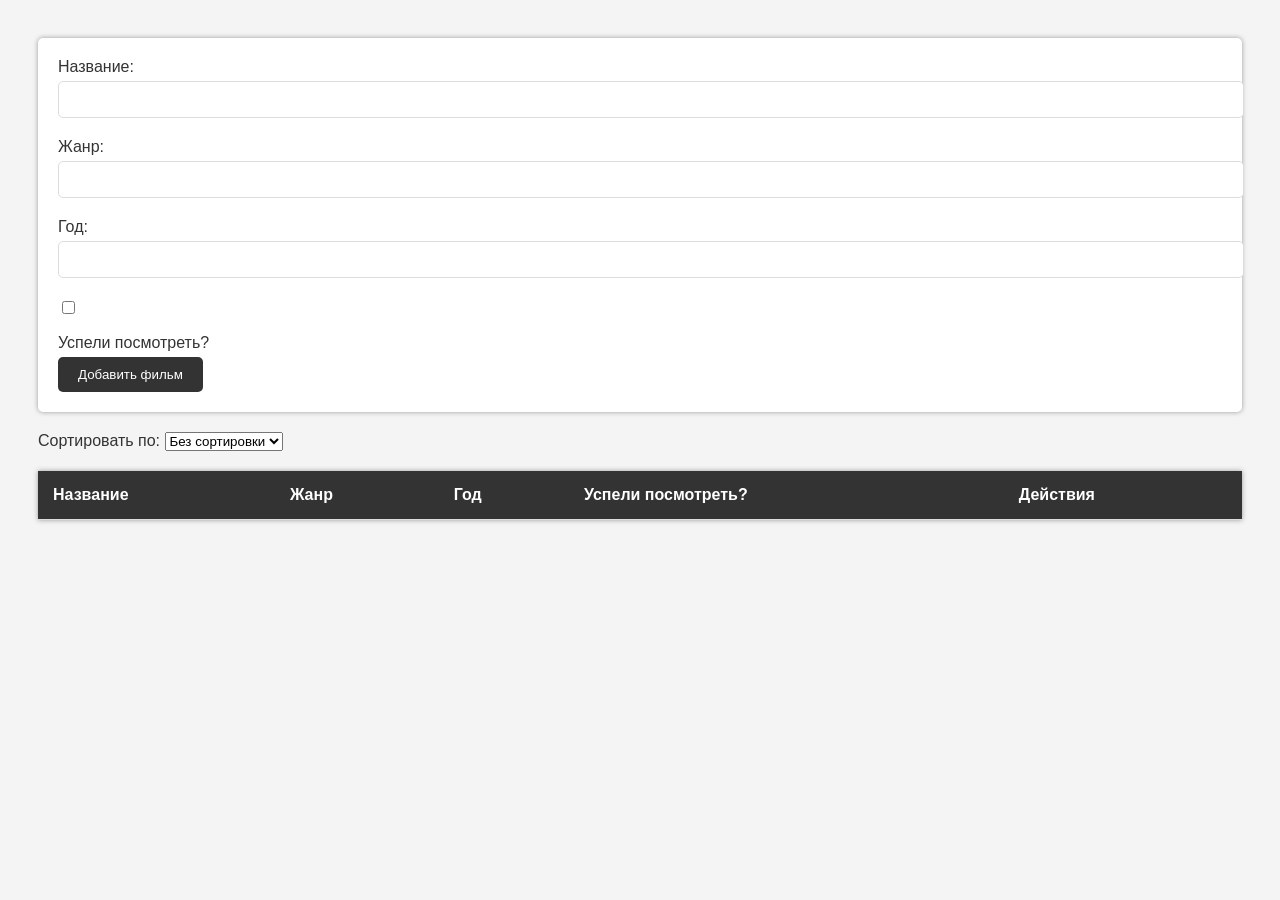
<file: 14.7/index.html>
<!DOCTYPE html>
<html>
  <head>
    <meta charset="UTF-8" />
    <title>Фильмы</title>
    <style>
      body {
        font-family: Arial, sans-serif;
        background-color: #f4f4f4;
        padding: 30px;
        color: #333;
      }
      form {
        background-color: #fff;
        padding: 20px;
        margin-bottom: 20px;
        border-radius: 5px;
        box-shadow: 0px 0px 5px #999;
      }
      form label {
        display: block;
        margin-bottom: 5px;
      }
      form input[type="text"] {
        width: 100%;
        padding: 10px;
        margin-bottom: 20px;
        border-radius: 5px;
        border: 1px solid #ddd;
      }
      form input[type="checkbox"] {
        margin-bottom: 20px;
      }
      form button {
        background-color: #333;
        color: #fff;
        padding: 10px 20px;
        border: 0;
        border-radius: 5px;
      }
      table {
        width: 100%;
        background-color: #fff;
        text-align: left;
        border-collapse: collapse;
        box-shadow: 0px 0px 5px #999;
      }
      th,
      td {
        padding: 15px;
        border-bottom: 1px solid #ddd;
      }
      th {
        background-color: #333;
        color: #fff;
      }
      .sort-controls {
        margin-bottom: 20px;
      }
      .error {
        color: red;
        font-size: 14px;
      }
    </style>
  </head>
  <body>
    <form id="film-form">
      <label for="title">Название:</label>
      <input type="text" id="title" name="title" />
      <div class="error" id="title-error"></div>

      <label for="genre">Жанр:</label>
      <input type="text" id="genre" name="genre" />
      <div class="error" id="genre-error"></div>

      <label for="releaseYear">Год:</label>
      <input type="text" id="releaseYear" name="releaseYear" />
      <div class="error" id="year-error"></div>

      <input type="checkbox" id="isWatched" name="isWatched" />
      <label for="isWatched">Успели посмотреть?</label>

      <button type="submit">Добавить фильм</button>
      <input type="hidden" id="edit-id" value="" />
    </form>

    <div class="sort-controls">
      <label for="sort">Сортировать по:</label>
      <select id="sort">
        <option value="">Без сортировки</option>
        <option value="title">Названию</option>
        <option value="genre">Жанру</option>
        <option value="releaseYear">Году</option>
      </select>
    </div>

    <table id="film-table">
      <thead>
        <tr>
          <th>Название</th>
          <th>Жанр</th>
          <th>Год</th>
          <th>Успели посмотреть?</th>
          <th>Действия</th>
        </tr>
      </thead>
      <tbody id="film-tbody"></tbody>
    </table>

    <script src="script.js"></script>
  </body>
</html>
</file>
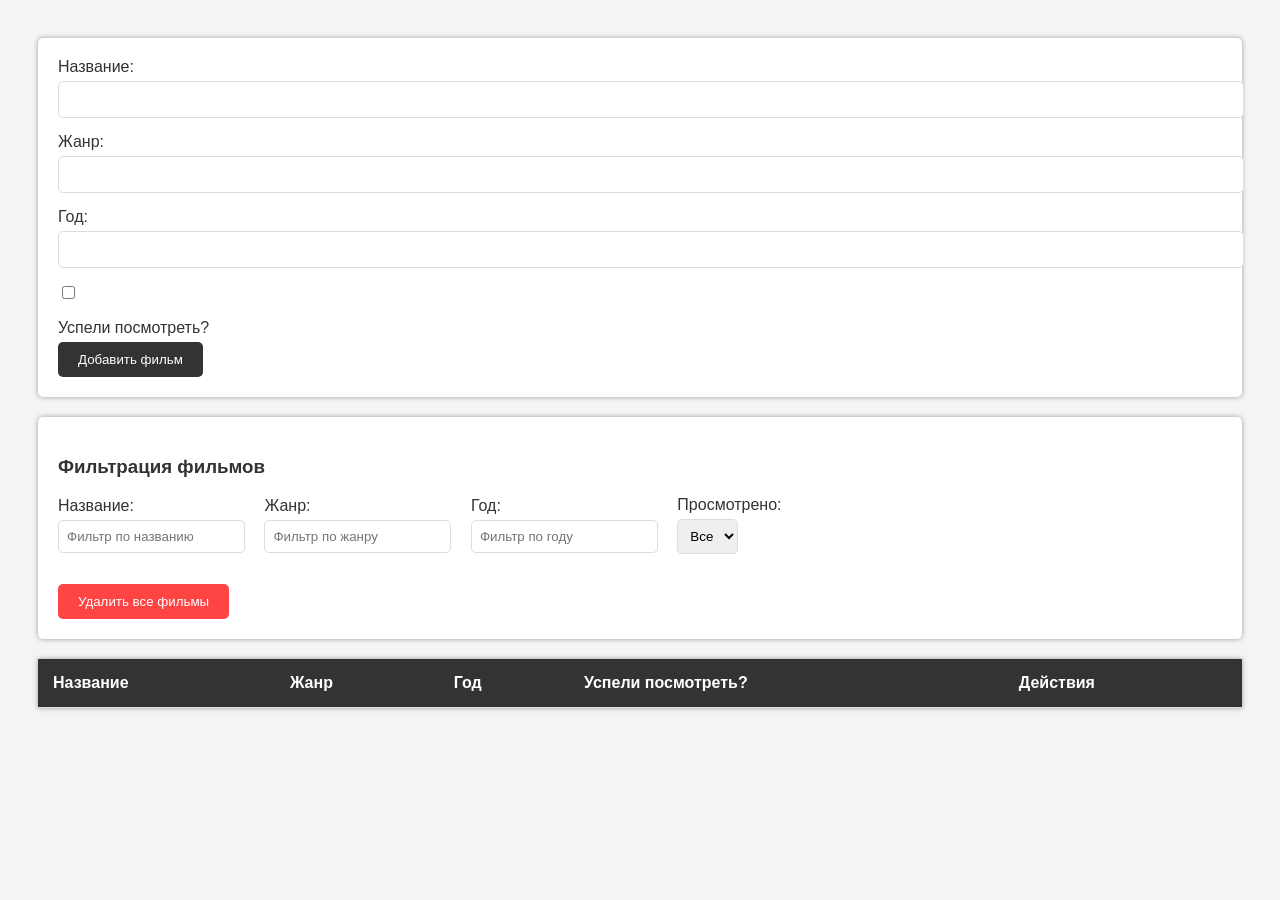
<file: 15.8/index.html>
<!DOCTYPE html>
<html>
  <head>
    <meta charset="UTF-8" />
    <title>Фильмы</title>
    <style>
      body {
        font-family: Arial, sans-serif;
        background-color: #f4f4f4;
        padding: 30px;
        color: #333;
      }
      form {
        background-color: #fff;
        padding: 20px;
        margin-bottom: 20px;
        border-radius: 5px;
        box-shadow: 0px 0px 5px #999;
      }
      form label {
        display: block;
        margin-bottom: 5px;
      }
      form input[type="text"] {
        width: 100%;
        padding: 10px;
        margin-bottom: 20px;
        border-radius: 5px;
        border: 1px solid #ddd;
      }
      form input[type="checkbox"] {
        margin-bottom: 20px;
      }
      form button {
        background-color: #333;
        color: #fff;
        padding: 10px 20px;
        border: 0;
        border-radius: 5px;
        cursor: pointer;
      }
      table {
        width: 100%;
        background-color: #fff;
        text-align: left;
        border-collapse: collapse;
        box-shadow: 0px 0px 5px #999;
      }
      th,
      td {
        padding: 15px;
        border-bottom: 1px solid #ddd;
      }
      th {
        background-color: #333;
        color: #fff;
      }
      .controls {
        background-color: #fff;
        padding: 20px;
        margin-bottom: 20px;
        border-radius: 5px;
        box-shadow: 0px 0px 5px #999;
      }
      .filter-group {
        display: inline-block;
        margin-right: 15px;
        margin-bottom: 10px;
      }
      .filter-group label {
        display: block;
        margin-bottom: 5px;
      }
      .filter-group input,
      .filter-group select {
        padding: 8px;
        border-radius: 5px;
        border: 1px solid #ddd;
      }
      .error {
        color: red;
        font-size: 14px;
        margin-top: -15px;
        margin-bottom: 10px;
      }
      .button-group {
        margin-top: 20px;
      }
      .delete-all {
        background-color: #ff4444;
        color: white;
        padding: 10px 20px;
        border: 0;
        border-radius: 5px;
        cursor: pointer;
      }
      .delete-btn {
        background-color: #ff4444;
        color: white;
        padding: 5px 10px;
        border: 0;
        border-radius: 3px;
        cursor: pointer;
      }
      .edit-btn {
        background-color: #ffaa00;
        color: white;
        padding: 5px 10px;
        border: 0;
        border-radius: 3px;
        cursor: pointer;
        margin-right: 5px;
      }
    </style>
  </head>
  <body>
    <form id="film-form">
      <label for="title">Название:</label>
      <input type="text" id="title" name="title" />
      <div class="error" id="title-error"></div>

      <label for="genre">Жанр:</label>
      <input type="text" id="genre" name="genre" />
      <div class="error" id="genre-error"></div>

      <label for="releaseYear">Год:</label>
      <input type="text" id="releaseYear" name="releaseYear" />
      <div class="error" id="year-error"></div>

      <input type="checkbox" id="isWatched" name="isWatched" />
      <label for="isWatched">Успели посмотреть?</label>

      <button type="submit">Добавить фильм</button>
      <input type="hidden" id="edit-id" value="" />
    </form>

    <div class="controls">
      <h3>Фильтрация фильмов</h3>
      <div class="filter-group">
        <label for="filter-title">Название:</label>
        <input type="text" id="filter-title" placeholder="Фильтр по названию" />
      </div>

      <div class="filter-group">
        <label for="filter-genre">Жанр:</label>
        <input type="text" id="filter-genre" placeholder="Фильтр по жанру" />
      </div>

      <div class="filter-group">
        <label for="filter-year">Год:</label>
        <input type="text" id="filter-year" placeholder="Фильтр по году" />
      </div>

      <div class="filter-group">
        <label for="filter-watched">Просмотрено:</label>
        <select id="filter-watched">
          <option value="">Все</option>
          <option value="true">Да</option>
          <option value="false">Нет</option>
        </select>
      </div>

      <div class="button-group">
        <button class="delete-all" id="delete-all">Удалить все фильмы</button>
      </div>
    </div>

    <table id="film-table">
      <thead>
        <tr>
          <th>Название</th>
          <th>Жанр</th>
          <th>Год</th>
          <th>Успели посмотреть?</th>
          <th>Действия</th>
        </tr>
      </thead>
      <tbody id="film-tbody"></tbody>
    </table>

    <script src="script.js"></script>
  </body>
</html>
</file>
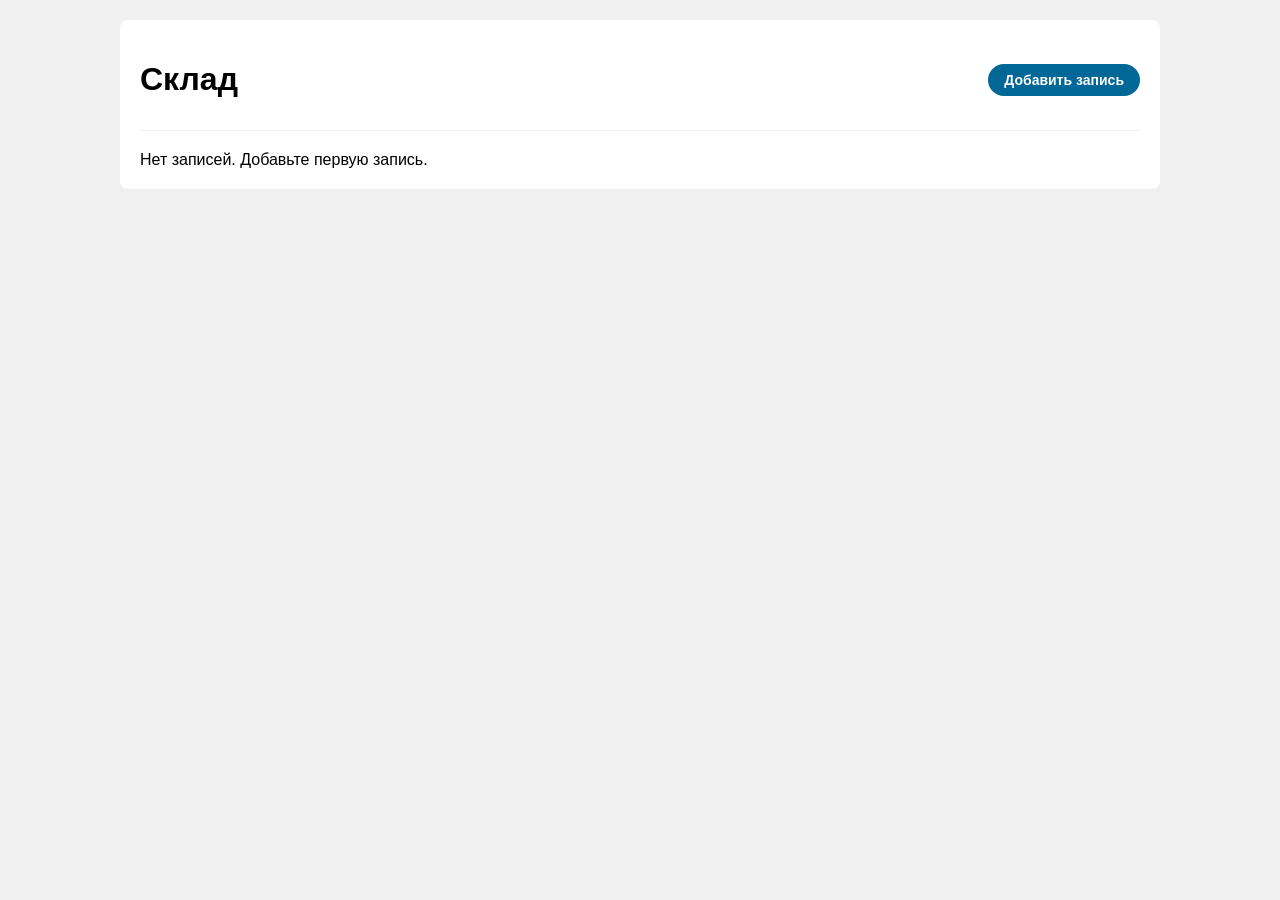
<file: 17.6/index.html>
<!DOCTYPE html>
<html>
  <head>
    <meta charset="UTF-8" />
    <title>Склад</title>
    <link rel="stylesheet" href="styles.css" />
  </head>
  <body>
    <div id="app"></div>
    <div id="loader" class="loader" style="display: none">
      <div>Загрузка...</div>
    </div>
    <script type="module" src="app.js"></script>
  </body>
</html>
</file>
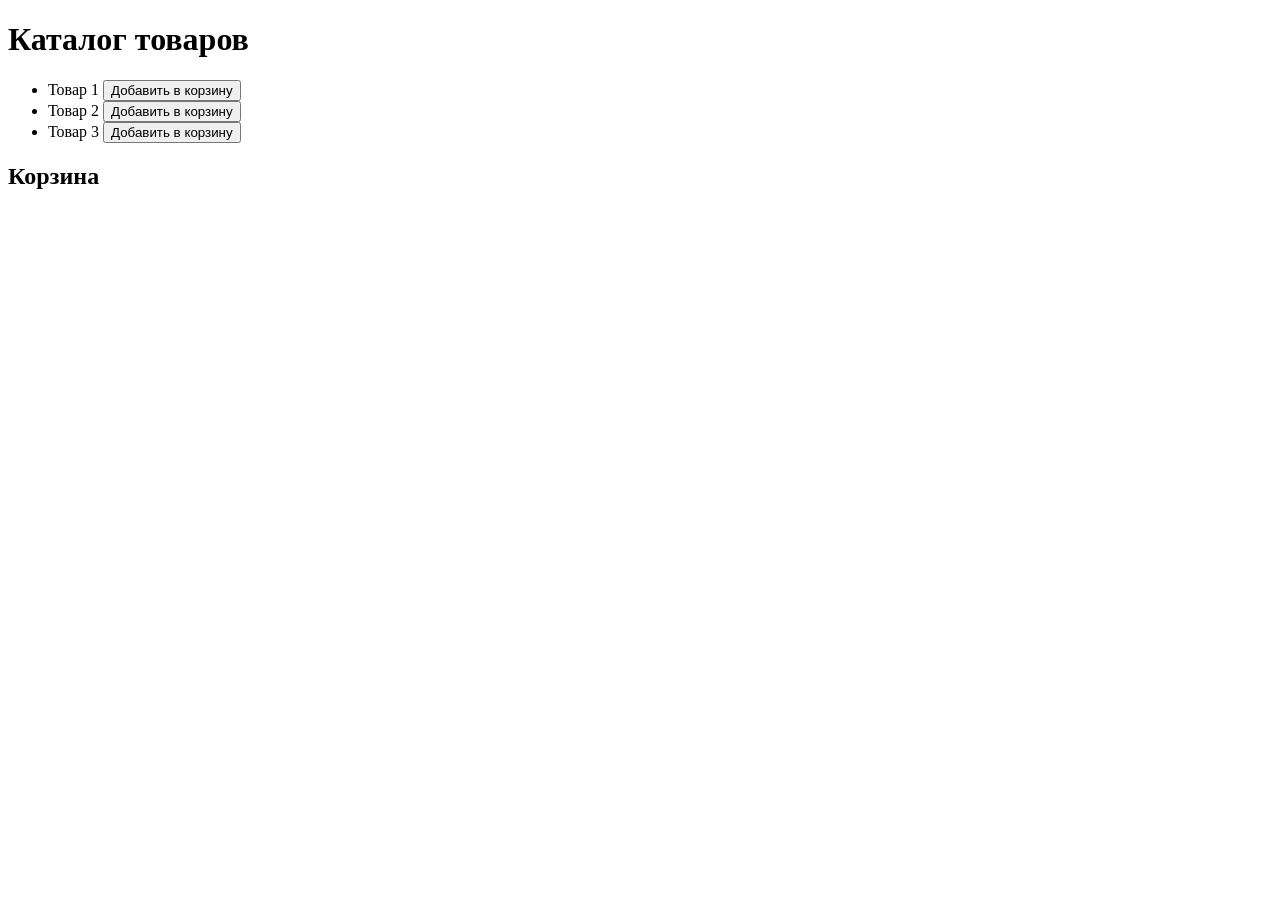
<file: 5.13/index.html>
<!DOCTYPE html>
<html lang="en">
  <head>
    <meta charset="UTF-8" />
    <meta name="viewport" content="width=device-width, initial-scale=1.0" />
    <title>Document</title>
    <div class="content"></div>
  </head>
  <body>
    <h1>Каталог товаров</h1>
    <ul id="product-list">
      <li>
        <span>Товар 1</span>
        <button onclick="addToCart('Товар 1')">Добавить в корзину</button>
      </li>
      <li>
        <span>Товар 2</span>
        <button onclick="addToCart('Товар 2')">Добавить в корзину</button>
      </li>
      <li>
        <span>Товар 3</span>
        <button onclick="addToCart('Товар 3')">Добавить в корзину</button>
      </li>
    </ul>

    <h2>Корзина</h2>
    <ul id="cart"></ul>
    <script>
      function addToCart(productName) {
        const cartItem = document.createElement("li");

        const itemText = document.createTextNode(productName);
        cartItem.appendChild(itemText);

        const cart = document.getElementById("cart");
        cart.appendChild(cartItem);
      }
    </script>
  </body>
</html>
</file>
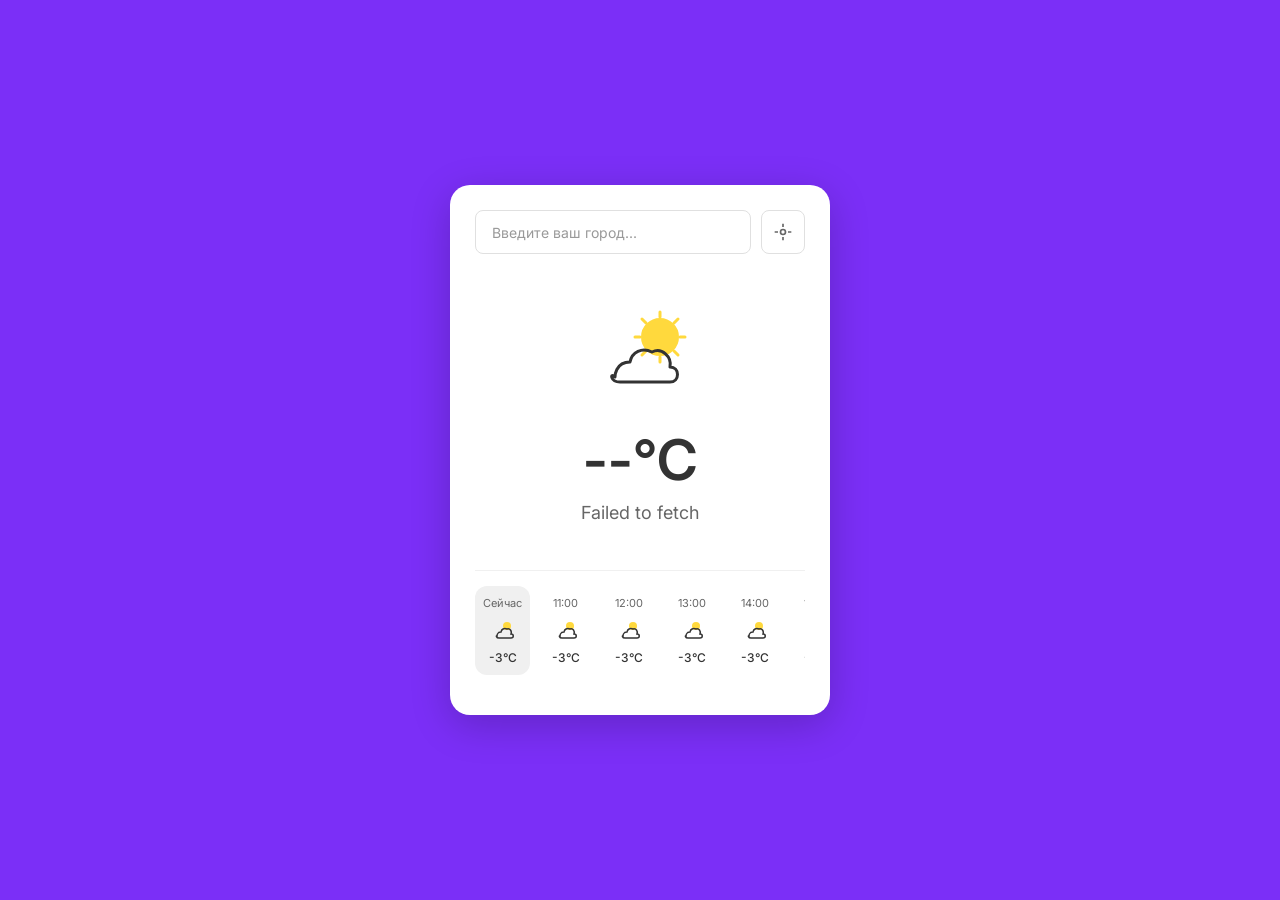
<file: WEATHER/index.html>
<!DOCTYPE html>
<html lang="ru">
<head>
    <meta charset="UTF-8">
    <meta name="viewport" content="width=device-width, initial-scale=1.0">
    <title>Weather App</title>
    <link rel="stylesheet" href="styles.css">
    <link href="https://fonts.googleapis.com/css2?family=Inter:wght@400;500;600;700&display=swap" rel="stylesheet">
</head>
<body>
    <div class="weather-card">
        <div class="search-container">
            <input type="text" class="search-input" placeholder="Введите ваш город...">
            <button class="location-btn">
                <svg width="20" height="20" viewBox="0 0 24 24" fill="none" stroke="currentColor" stroke-width="2">
                    <circle cx="12" cy="12" r="3"></circle>
                    <path d="M12 2v4M12 18v4M2 12h4M18 12h4"></path>
                </svg>
            </button>
        </div>

        <div class="current-weather">
            <div class="weather-icon">
                <svg width="100" height="100" viewBox="0 0 100 100" fill="none">
                    <circle cx="70" cy="35" r="18" fill="#FFD93D" stroke="#FFD93D" stroke-width="2"/>
                    <path d="M70 10V15M70 55V60M45 35H50M90 35H95M52 17L56 21M84 49L88 53M52 53L56 49M84 21L88 17" stroke="#FFD93D" stroke-width="3" stroke-linecap="round"/>
                    <path d="M25 75C25 75 25 60 40 60C42 50 52 45 62 50C72 45 82 55 80 65C90 65 90 80 80 80H30C20 80 20 70 25 75Z" fill="none" stroke="#333" stroke-width="3" stroke-linecap="round" stroke-linejoin="round"/>
                </svg>
            </div>
            <div class="temperature">-3°C</div>
            <div class="condition">Облачно</div>
        </div>

        <div class="hourly-forecast">
            <div class="hour-item active">
                <span class="hour-time">Сейчас</span>
                <svg class="hour-icon" width="24" height="24" viewBox="0 0 24 24" fill="none">
                    <circle cx="16" cy="8" r="4" fill="#FFD93D"/>
                    <path d="M6 18C6 18 6 14 10 14C10.5 11 13 10 16 11C19 10 21 13 20 16C23 16 23 20 20 20H8C5 20 5 17 6 18Z" fill="none" stroke="#333" stroke-width="1.5"/>
                </svg>
                <span class="hour-temp">-3°C</span>
            </div>
            <div class="hour-item">
                <span class="hour-time">11:00</span>
                <svg class="hour-icon" width="24" height="24" viewBox="0 0 24 24" fill="none">
                    <circle cx="16" cy="8" r="4" fill="#FFD93D"/>
                    <path d="M6 18C6 18 6 14 10 14C10.5 11 13 10 16 11C19 10 21 13 20 16C23 16 23 20 20 20H8C5 20 5 17 6 18Z" fill="none" stroke="#333" stroke-width="1.5"/>
                </svg>
                <span class="hour-temp">-3°C</span>
            </div>
            <div class="hour-item">
                <span class="hour-time">12:00</span>
                <svg class="hour-icon" width="24" height="24" viewBox="0 0 24 24" fill="none">
                    <circle cx="16" cy="8" r="4" fill="#FFD93D"/>
                    <path d="M6 18C6 18 6 14 10 14C10.5 11 13 10 16 11C19 10 21 13 20 16C23 16 23 20 20 20H8C5 20 5 17 6 18Z" fill="none" stroke="#333" stroke-width="1.5"/>
                </svg>
                <span class="hour-temp">-3°C</span>
            </div>
            <div class="hour-item">
                <span class="hour-time">13:00</span>
                <svg class="hour-icon" width="24" height="24" viewBox="0 0 24 24" fill="none">
                    <circle cx="16" cy="8" r="4" fill="#FFD93D"/>
                    <path d="M6 18C6 18 6 14 10 14C10.5 11 13 10 16 11C19 10 21 13 20 16C23 16 23 20 20 20H8C5 20 5 17 6 18Z" fill="none" stroke="#333" stroke-width="1.5"/>
                </svg>
                <span class="hour-temp">-3°C</span>
            </div>
            <div class="hour-item">
                <span class="hour-time">14:00</span>
                <svg class="hour-icon" width="24" height="24" viewBox="0 0 24 24" fill="none">
                    <circle cx="16" cy="8" r="4" fill="#FFD93D"/>
                    <path d="M6 18C6 18 6 14 10 14C10.5 11 13 10 16 11C19 10 21 13 20 16C23 16 23 20 20 20H8C5 20 5 17 6 18Z" fill="none" stroke="#333" stroke-width="1.5"/>
                </svg>
                <span class="hour-temp">-3°C</span>
            </div>
            <div class="hour-item">
                <span class="hour-time">15:00</span>
                <svg class="hour-icon" width="24" height="24" viewBox="0 0 24 24" fill="none">
                    <circle cx="16" cy="8" r="4" fill="#FFD93D"/>
                    <path d="M6 18C6 18 6 14 10 14C10.5 11 13 10 16 11C19 10 21 13 20 16C23 16 23 20 20 20H8C5 20 5 17 6 18Z" fill="none" stroke="#333" stroke-width="1.5"/>
                </svg>
                <span class="hour-temp">-3°C</span>
            </div>
        </div>
    </div>
    <script src="script.js"></script>
</body>
</html>
</file>
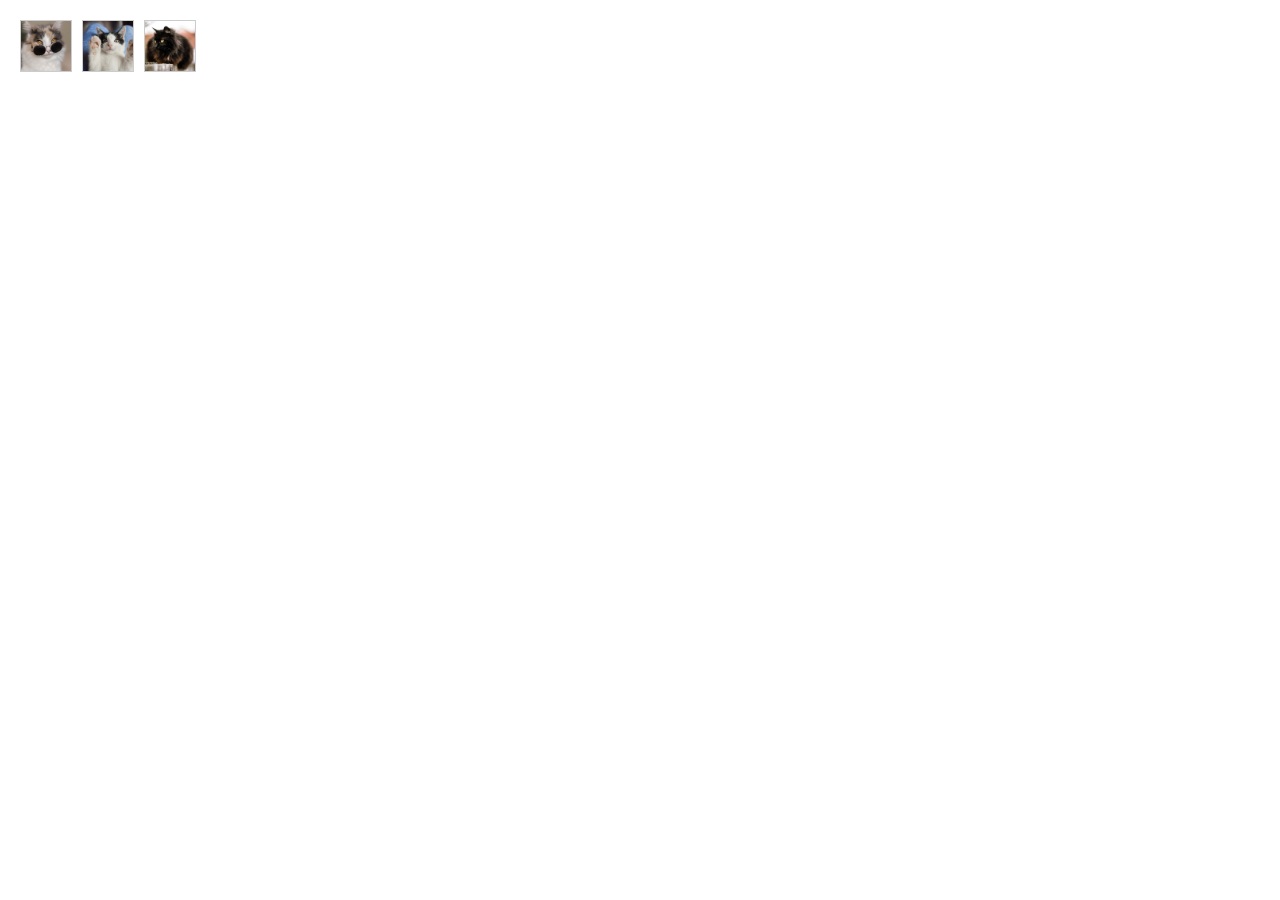
<file: 10.8/frst/index.html>
<!DOCTYPE html>
<html lang="ru">
  <head>
    <meta charset="UTF-8" />
    <meta name="viewport" content="width=device-width, initial-scale=1.0" />
    <title>Мини-галерея</title>
    <link rel="stylesheet" href="index.css" />
  </head>
  <body>
    <div class="thumbnails">
      <img src="images/1.jpg" class="thumbnail" />
      <img src="images/2.jpg" class="thumbnail" />
      <img src="images/3.jpg" class="thumbnail" />
    </div>

    <div id="fullSize"></div>

    <script src="index.js"></script>
  </body>
</html>
</file>
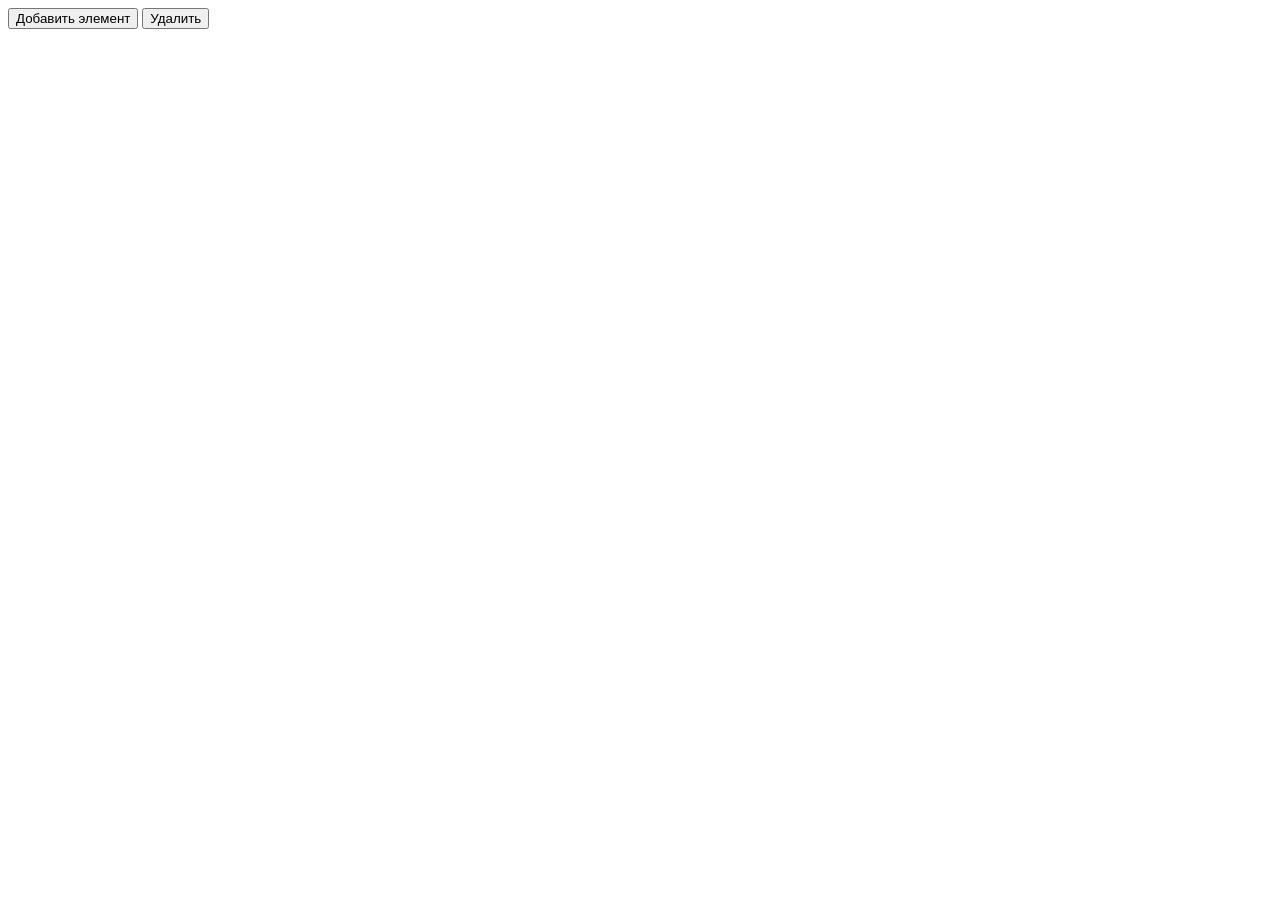
<file: 10.8/scnd/index.html>
<!DOCTYPE html>
<html lang="ru">
  <head>
    <meta charset="UTF-8" />
    <meta name="viewport" content="width=device-width, initial-scale=1.0" />
    <title>Список</title>
  </head>
  <body>
    <button id="addButton">Добавить элемент</button>
    <button id="removeButton">Удалить</button>
    <ul id="itemList"></ul>

    <script src="index.js"></script>
  </body>
</html>
</file>
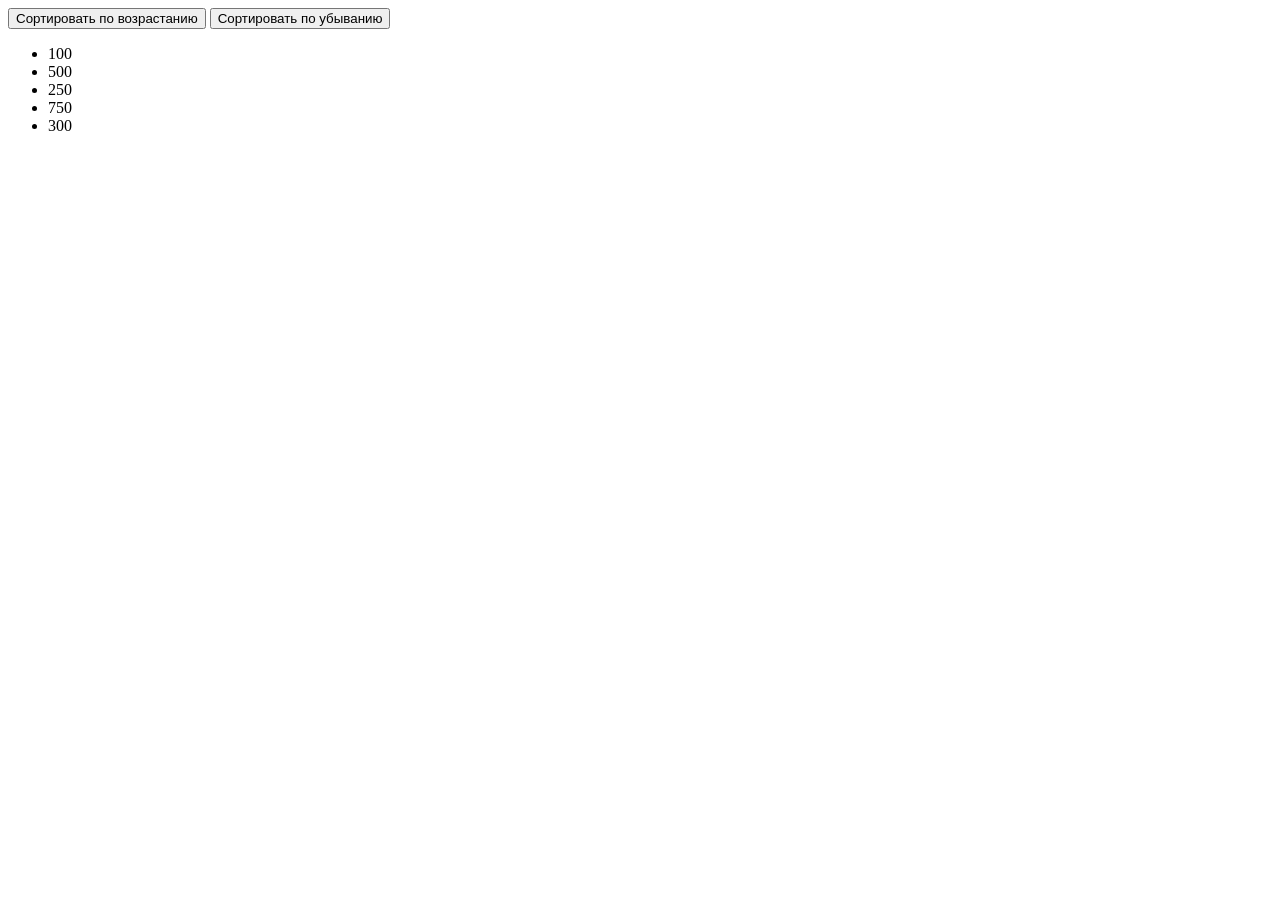
<file: 10.8/thrd/index.html>
<!DOCTYPE html>
<html lang="ru">
  <head>
    <meta charset="UTF-8" />
    <meta name="viewport" content="width=device-width, initial-scale=1.0" />
    <title>Сортировка цен</title>
  </head>
  <body>
    <button id="ascButton">Сортировать по возрастанию</button>
    <button id="descButton">Сортировать по убыванию</button>
    <ul id="priceList"></ul>

    <script src="index.js"></script>
  </body>
</html>
</file>
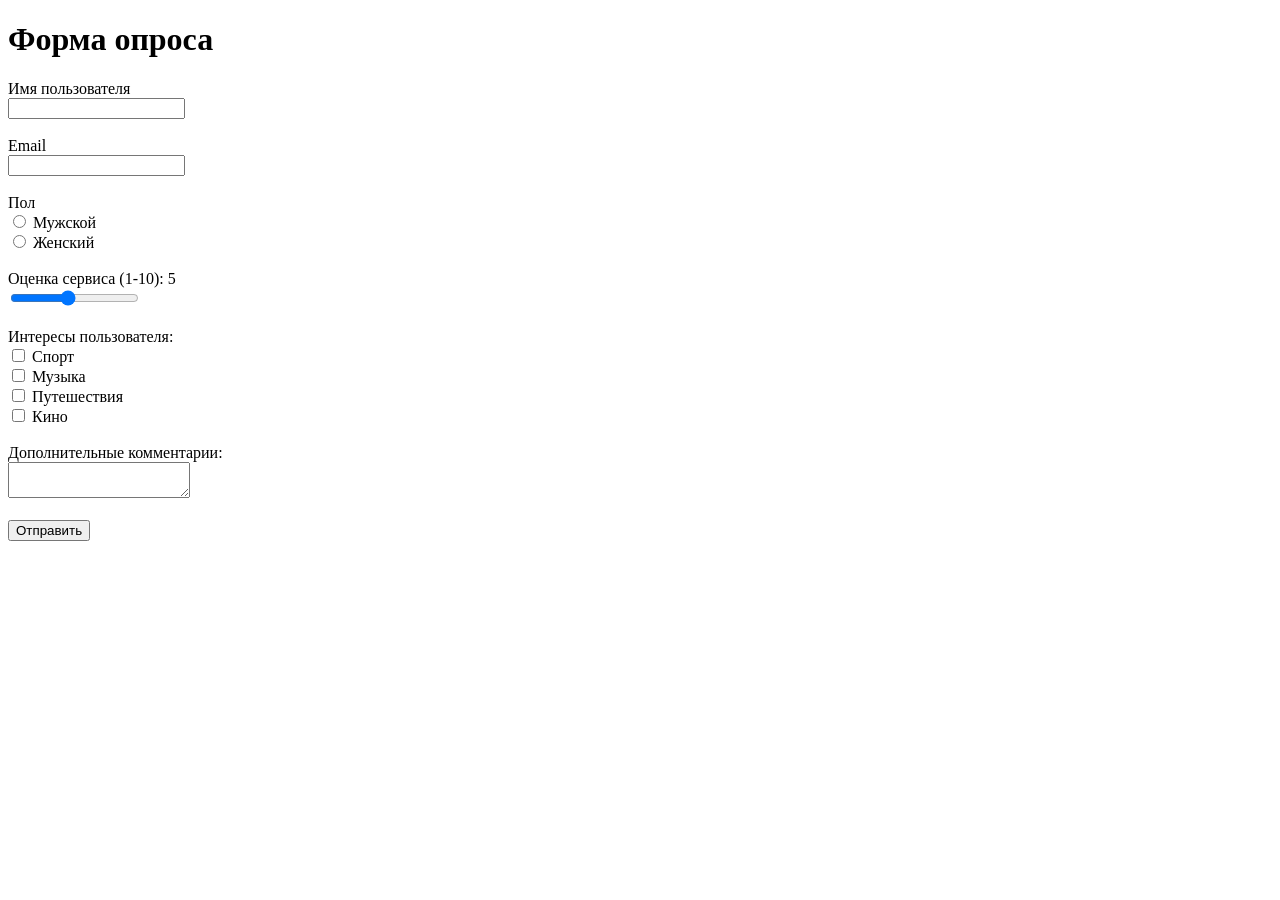
<file: 11.9/frst/index.html>
<!DOCTYPE html>
<html lang="ru">
  <head>
    <meta charset="UTF-8" />
    <meta name="viewport" content="width=device-width, initial-scale=1.0" />
    <title>Форма опроса</title>
  </head>
  <body>
    <h1>Форма опроса</h1>

    <form id="surveyForm">
      <div>
        <label>Имя пользователя</label><br />
        <input type="text" id="username" />
        <div id="usernameError" style="color: red; display: none">
          Заполните имя
        </div>
      </div>
      <br />

      <div>
        <label>Email</label><br />
        <input type="text" id="email" />
        <div id="emailError" style="color: red; display: none">
          Некорректный email
        </div>
      </div>
      <br />

      <div>
        <label>Пол</label><br />
        <input type="radio" name="gender" value="Мужской" /> Мужской<br />
        <input type="radio" name="gender" value="Женский" /> Женский
        <div id="genderError" style="color: red; display: none">
          Выберите пол
        </div>
      </div>
      <br />

      <div>
        <label>Оценка сервиса (1-10): <span id="ratingValue">5</span></label
        ><br />
        <input type="range" id="rating" min="1" max="10" value="5" />
      </div>
      <br />

      <div>
        <label>Интересы пользователя:</label><br />
        <input type="checkbox" value="Спорт" /> Спорт<br />
        <input type="checkbox" value="Музыка" /> Музыка<br />
        <input type="checkbox" value="Путешествия" /> Путешествия<br />
        <input type="checkbox" value="Кино" /> Кино
      </div>
      <br />

      <div>
        <label>Дополнительные комментарии:</label><br />
        <textarea id="comments"></textarea>
      </div>
      <br />

      <button type="submit">Отправить</button>
    </form>

    <div id="result" style="display: none">
      <h2>Данные пользователя:</h2>
      <div id="resultContent"></div>
    </div>

    <script src="index.js"></script>
  </body>
</html>
</file>
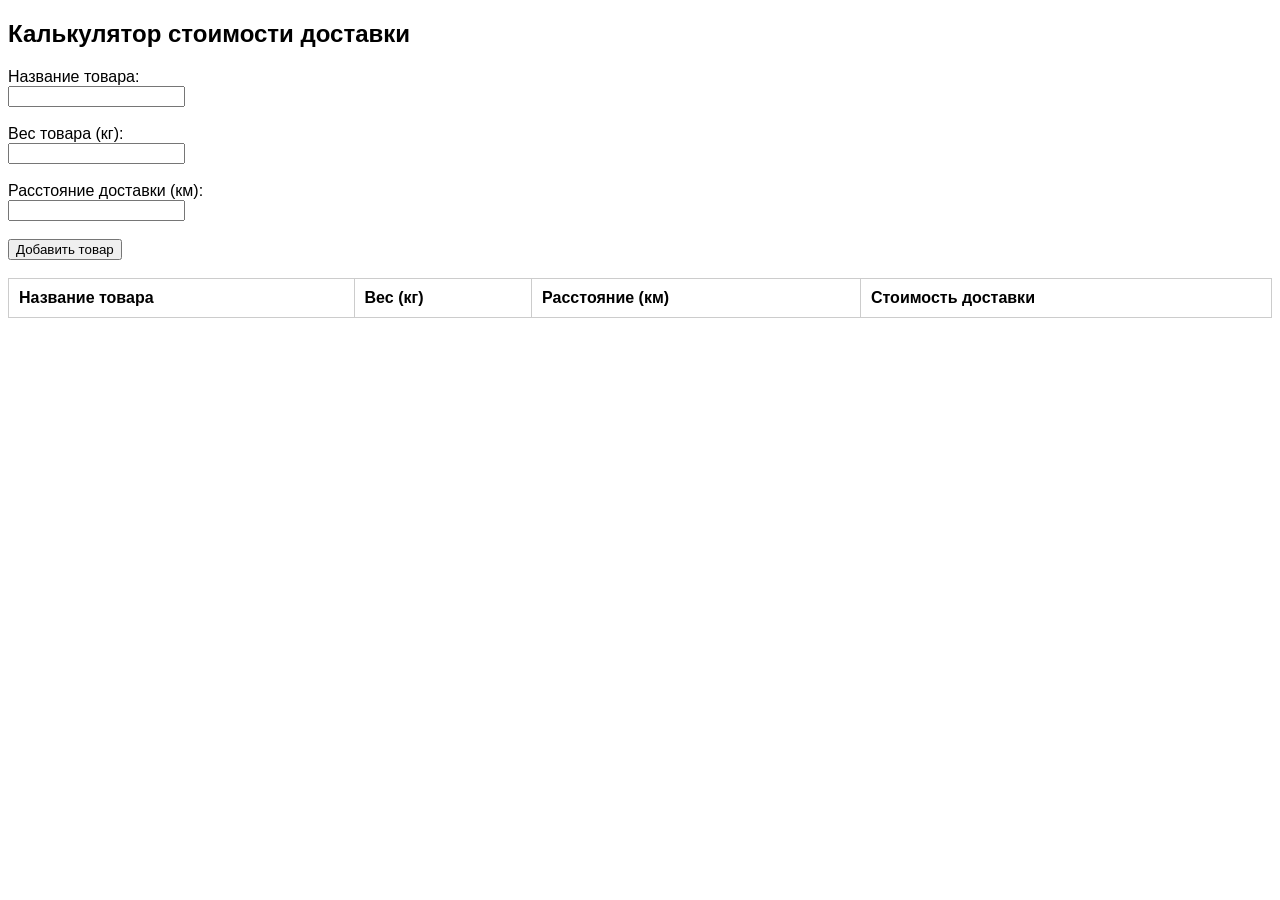
<file: 11.9/scnd/index.html>
<!DOCTYPE html>
<html lang="ru">
  <head>
    <meta charset="UTF-8" />
    <meta name="viewport" content="width=device-width, initial-scale=1.0" />
    <title>Калькулятор доставки</title>
    <style>
      body {
        font-family: Arial, sans-serif;
      }
      table {
        border-collapse: collapse;
        width: 100%;
      }
      table,
      th,
      td {
        border: 1px solid #ccc;
      }
      th,
      td {
        padding: 10px;
        text-align: left;
      }
    </style>
  </head>
  <body>
    <h2>Калькулятор стоимости доставки</h2>

    <form id="deliveryForm">
      <div>
        <label>Название товара:</label><br />
        <input type="text" id="productName" />
        <div id="nameError" style="color: red; display: none">
          Введите название
        </div>
      </div>
      <br />

      <div>
        <label>Вес товара (кг):</label><br />
        <input type="number" id="weight" min="0.01" step="0.01" />
        <div id="weightError" style="color: red; display: none">
          Введите вес больше 0
        </div>
      </div>
      <br />

      <div>
        <label>Расстояние доставки (км):</label><br />
        <input type="number" id="distance" min="1" />
        <div id="distanceError" style="color: red; display: none">
          Введите расстояние больше 0
        </div>
      </div>
      <br />

      <button type="submit">Добавить товар</button>
    </form>
    <br />

    <table class="product-table">
      <thead>
        <tr>
          <th>Название товара</th>
          <th>Вес (кг)</th>
          <th>Расстояние (км)</th>
          <th>Стоимость доставки</th>
        </tr>
      </thead>
      <tbody id="productsTable"></tbody>
    </table>

    <script src="index.js"></script>
  </body>
</html>
</file>
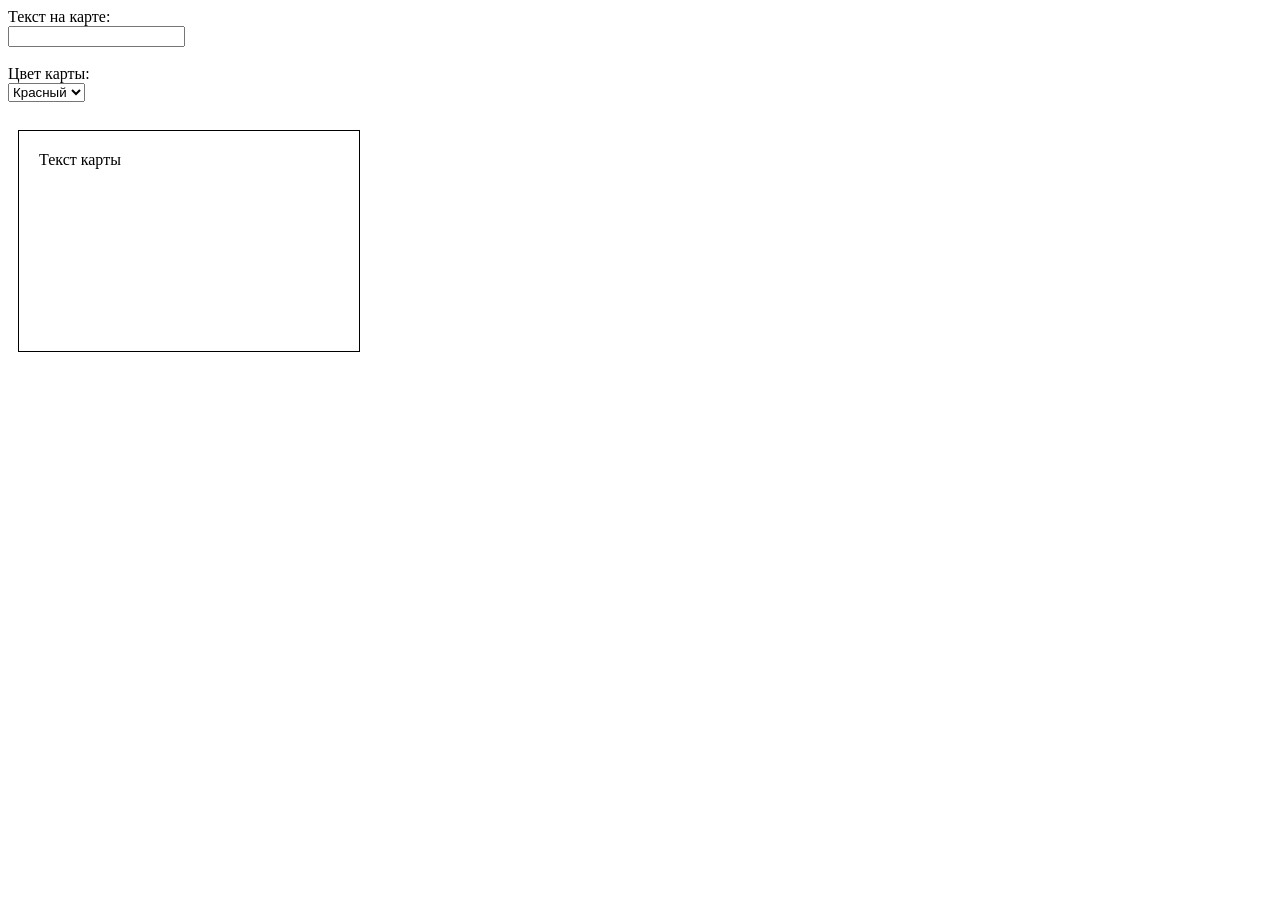
<file: 11.9/thrd/index.html>
<!DOCTYPE html>
<html lang="ru">
  <head>
    <meta charset="UTF-8" />
    <title>Настройка банковской карты</title>
  </head>
  <body>
    <label>Текст на карте:</label><br />
    <input type="text" id="cardText" /><br /><br />

    <label>Цвет карты:</label><br />
    <select id="cardColor">
      <option value="#ff0000">Красный</option>
      <option value="#0000ff">Синий</option>
      <option value="#00ff00">Зеленый</option></select
    ><br /><br />

    <p id="card"></p>

    <script src="index.js"></script>
  </body>
</html>
</file>
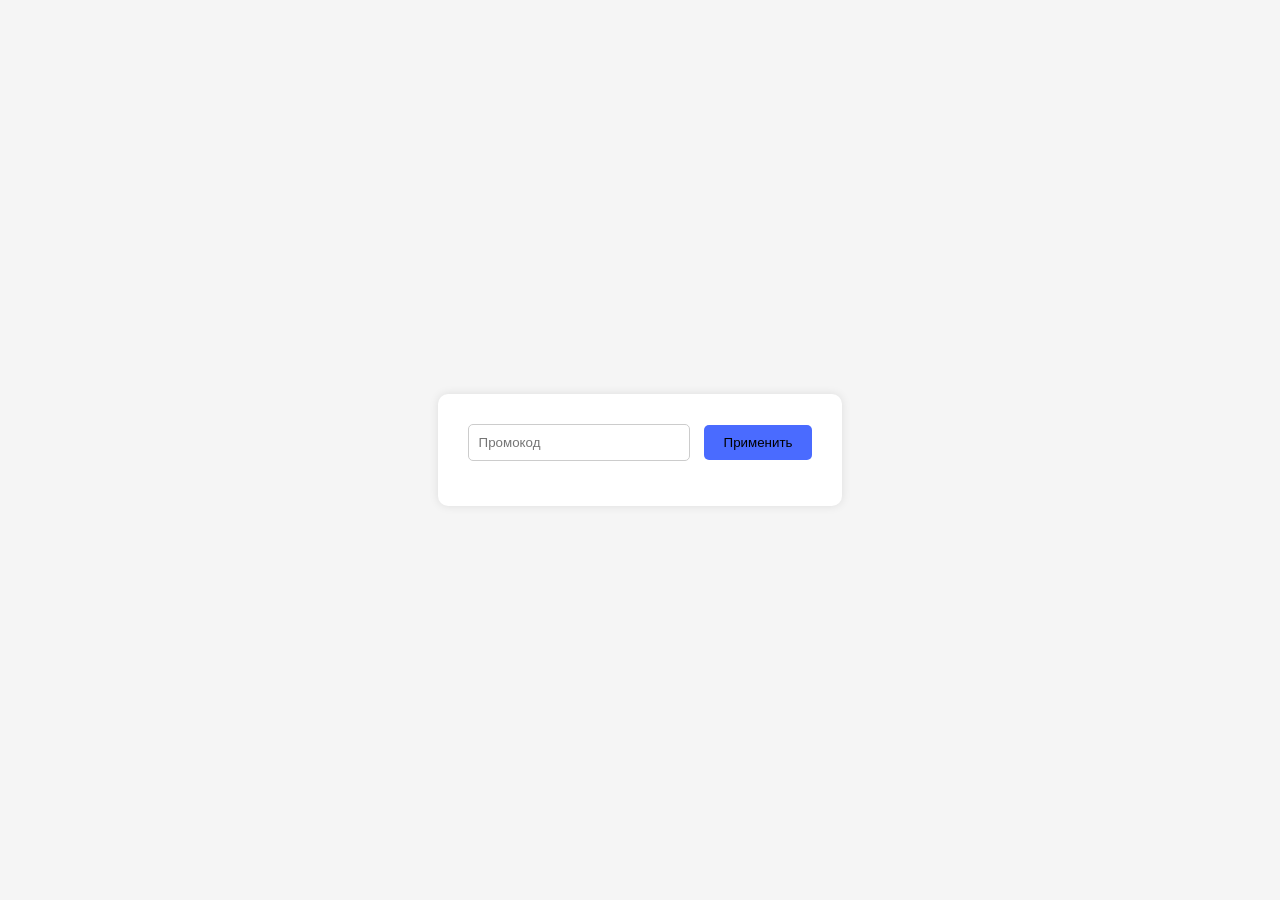
<file: 12.8/scnd/index.html>
<!DOCTYPE html>
<html>
  <head>
    <meta charset="UTF-8" />
    <title>Промокод</title>
    <style>
      body {
        display: flex;
        justify-content: center;
        align-items: center;
        height: 100vh;
        margin: 0;
        background: #f5f5f5;
      }
      .box {
        background: white;
        padding: 30px;
        border-radius: 10px;
        box-shadow: 0 0 10px rgba(0, 0, 0, 0.1);
        text-align: center;
      }
      input {
        padding: 10px;
        width: 200px;
        border: 1px solid #ccc;
        border-radius: 5px;
        margin-right: 10px;
      }
      button {
        padding: 10px 20px;
        background: #4a6bff;
        color: black;
        border: none;
        border-radius: 5px;
        cursor: pointer;
      }
      .success {
        margin-top: 15px;
        color: green;
      }
    </style>
  </head>
  <body>
    <div class="box">
      <form id="form">
        <input type="text" id="promo" placeholder="Промокод" />
        <button type="submit">Применить</button>
      </form>
      <div id="message" class="success"></div>
    </div>
    <script src="index.js"></script>
  </body>
</html>
</file>
<file: 17.6/styles.css>
body {
  font-family: Arial, sans-serif;
  background-color: #f0f0f0;
  margin: 0;
  padding: 20px;
}

.loader {
  position: fixed;
  top: 0;
  left: 0;
  width: 100%;
  height: 100%;
  background: rgba(200, 200, 200, 0.8);
  display: flex;
  align-items: center;
  justify-content: center;
  font-size: 18px;
}

.container {
  max-width: 1000px;
  margin: 0 auto;
  background: white;
  padding: 20px;
  border-radius: 8px;
}

.header {
  display: flex;
  justify-content: space-between;
  align-items: center;
  margin-bottom: 20px;
  padding-bottom: 10px;
  border-bottom: 1px solid #f1f1f1;
}

.btn {
  padding: 8px 16px;
  border: none;
  border-radius: 20px;
  cursor: pointer;
  font-size: 14px;
  font-weight: bold;
}

.btn-add,
.btn-submit {
  background: #006796;
  color: white;
}

.btn-delete {
  background: #8b0000;
  color: white;
  padding: 4px 12px;
  font-size: 12px;
  border-radius: 20px;
}

.table {
  width: 100%;
  border-collapse: collapse;
  margin-top: 20px;
  background: white;
}

.table th {
  background: #000;
  color: white;
  padding: 12px;
  text-align: left;
}

.table td {
  padding: 12px;
  border-bottom: 1px solid #ddd;
}

.form {
  max-width: 400px;
  margin: 0 auto;
}

.form label {
  display: block;
  margin: 10px 0 5px;
  font-weight: bold;
}

.form input {
  width: 100%;
  padding: 10px;
  margin: 5px 0 15px 0;
  border: 1px solid #d6d6d6;
  border-radius: 20px;
  font-size: 14px;
}

.error {
  color: red;
  font-size: 12px;
  margin-top: -10px;
  margin-bottom: 10px;
}

.back-link {
  color: #007794;
  text-decoration: none;
  font-weight: bold;
}
</file>
<file: WEATHER/styles.css>
* {
    margin: 0;
    padding: 0;
    box-sizing: border-box;
}

body {
    font-family: 'Inter', sans-serif;
    background-color: #7B2FF7;
    min-height: 100vh;
    display: flex;
    align-items: center;
    justify-content: center;
    padding: 20px;
}

.weather-card {
    width: 380px;
    height: 530px;
    background: #ffffff;
    border-radius: 20px;
    padding: 25px;
    box-shadow: 0 10px 40px rgba(0, 0, 0, 0.2);
    display: flex;
    flex-direction: column;
}

.search-container {
    display: flex;
    gap: 10px;
    margin-bottom: 30px;
}

.search-input {
    flex: 1;
    padding: 12px 16px;
    border: 1px solid #e0e0e0;
    border-radius: 8px;
    font-size: 14px;
    font-family: 'Inter', sans-serif;
    outline: none;
    transition: border-color 0.2s;
}

.search-input::placeholder {
    color: #999;
}

.search-input:focus {
    border-color: #7B2FF7;
}

.location-btn {
    width: 44px;
    height: 44px;
    border: 1px solid #e0e0e0;
    border-radius: 8px;
    background: #fff;
    cursor: pointer;
    display: flex;
    align-items: center;
    justify-content: center;
    color: #666;
    transition: all 0.2s;
}

.location-btn:hover {
    border-color: #7B2FF7;
    color: #7B2FF7;
}

.current-weather {
    flex: 1;
    display: flex;
    flex-direction: column;
    align-items: center;
    justify-content: center;
    text-align: center;
}

.weather-icon {
    margin-bottom: 20px;
}

.temperature {
    font-size: 56px;
    font-weight: 600;
    color: #333;
    margin-bottom: 8px;
}

.condition {
    font-size: 18px;
    color: #666;
    margin-bottom: 30px;
}

.hourly-forecast {
    display: flex;
    gap: 8px;
    overflow-x: auto;
    padding: 15px 0;
    border-top: 1px solid #f0f0f0;
}

.hourly-forecast::-webkit-scrollbar {
    height: 4px;
}

.hourly-forecast::-webkit-scrollbar-track {
    background: #f0f0f0;
    border-radius: 2px;
}

.hourly-forecast::-webkit-scrollbar-thumb {
    background: #ccc;
    border-radius: 2px;
}

.hour-item {
    display: flex;
    flex-direction: column;
    align-items: center;
    gap: 8px;
    min-width: 55px;
    padding: 10px 8px;
    border-radius: 12px;
    transition: background-color 0.2s;
}

.hour-item:hover {
    background-color: #f5f5f5;
}

.hour-item.active {
    background-color: #f0f0f0;
}

.hour-time {
    font-size: 11px;
    color: #666;
    white-space: nowrap;
}

.hour-icon {
    width: 24px;
    height: 24px;
}

.hour-icon-container {
    width: 24px;
    height: 24px;
    display: flex;
    align-items: center;
    justify-content: center;
}

.hour-icon-container svg {
    width: 24px;
    height: 24px;
}

.hour-temp {
    font-size: 12px;
    font-weight: 500;
    color: #333;
}

@media (max-width: 420px) {
    .weather-card {
        width: 100%;
        height: auto;
        min-height: 500px;
    }
}
</file>
<file: 10.8/frst/index.css>
body {
  margin: 0;
  padding: 20px;
}

.thumbnails {
  display: flex;
  gap: 10px;
  margin-bottom: 20px;
}

.thumbnail {
  width: 50px;
  height: 50px;
  object-fit: cover;
  cursor: pointer;
  border: 1px solid #ccc;
}

#fullSize {
  text-align: center;
}

#fullSize img {
  max-width: 90%;
  max-height: 70vh;
}
</file>
